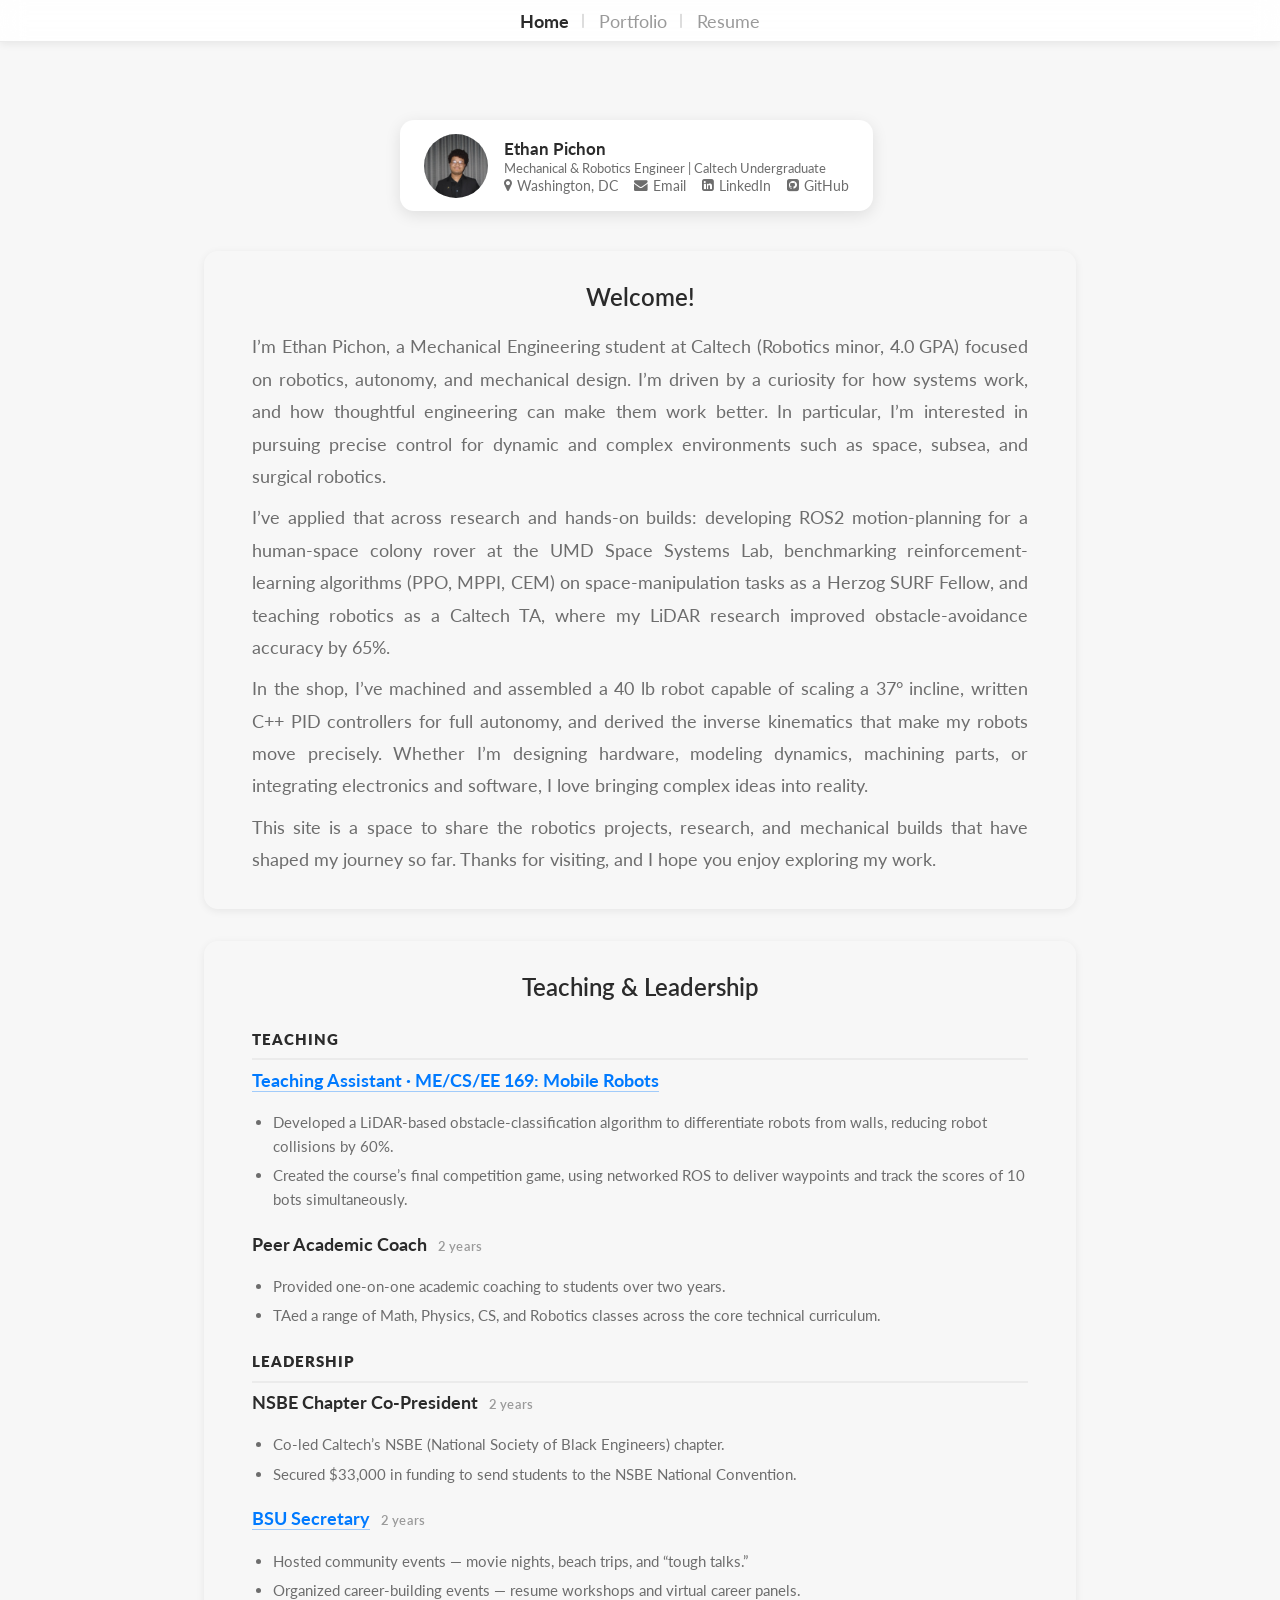
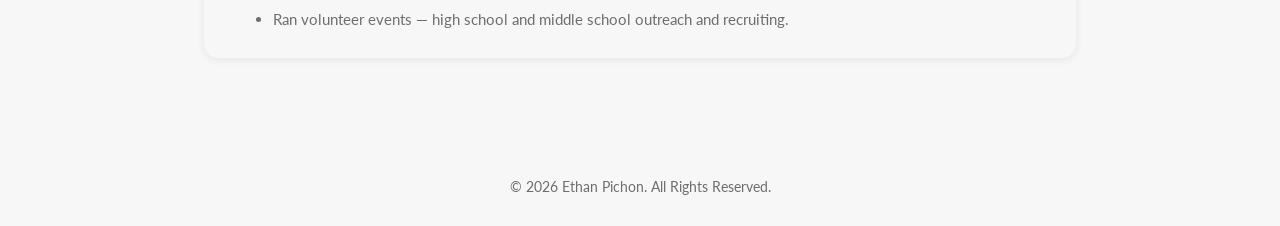
<file: index.html>
<!-- Ethan Pichon -->
<!-- Home -->

<!DOCTYPE html>
<html lang="en">
<head>
    <meta charset="UTF-8" />
    <meta name="HandheldFriendly" content="True">
    <meta name="MobileOptimized" content="320">
    <meta name="viewport" content="width=device-width, initial-scale=1.0" />
    <link href="styles.css" rel="stylesheet" />
    <link href='https://fonts.googleapis.com/css?family=Lato' rel='stylesheet'>
    <link rel="stylesheet" href="https://cdnjs.cloudflare.com/ajax/libs/font-awesome/4.7.0/css/font-awesome.min.css">
    <title>Ethan Pichon</title>
</head>

<body>
    <div id="nav-wrapper">
        <i id="nav-bars" class="fa fa-bars"></i>
        <ul id="nav">
            <li><a href="index.html" class="active">Home</a></li>
            <li><a href="portfolio.html">Portfolio</a></li>
            <li><a href="resume.html">Resume</a></li>
        </ul>
    </div>

    <main id="main">
        <div class="outer">
            <div id="profile-wrapper">
                <div id="profile">

                    <div id="profile-collapsed">
                        <img id="headshot-collapsed" src="media/headshot/headshot.jpg" alt="Ethan Pichon" />
                        <div class="profile-text-mobile">
                            <h2 id="name-mobile">Ethan Pichon</h2>
                            <h3 id="headline-mobile">Mechanical &amp; Robotics Engineer  |  Caltech Undergraduate</h3>
                            <ul id="contact-bar-mobile">
                                <li id="location"><p><i class="fa fa-map-marker"></i> Washington, DC</p></li>
                                <li id="email"><a href="mailto:epichon@caltech.edu"><i class="fa fa-envelope"></i> Email</a></li>
                                <li id="linkedin"><a target="_blank" href="https://www.linkedin.com/in/ethan-pichon-93934a243/"><i class="fa fa-linkedin-square"></i> LinkedIn</a></li>
                                <li id="github"><a target="_blank" href="https://github.com/epichon1"><i class="fa fa-github-square"></i> GitHub</a></li>
                            </ul>
                        </div>
                    </div>

                    <img id="headshot" src="media/headshot/headshot.jpg" alt="Ethan Pichon" />

                    <div id="profile-overview">
                        <h2 id="name">Ethan Pichon</h2>
                        <h3 id="headline">Mechanical &amp; Robotics Engineer  |  Caltech Undergraduate</h3>

                        <ul id="contact-box">
                            <li id="location">
                                <p><i class="fa fa-map-marker"></i> Washington, DC</p>
                            </li>
                            <li id="email">
                                <a href="mailto:epichon@caltech.edu">
                                    <i class="fa fa-envelope"></i> Email
                                </a>
                            </li>
                            <li id="linkedin">
                                <a target="_blank" href="https://www.linkedin.com/in/ethan-pichon-93934a243/">
                                    <i class="fa fa-linkedin-square"></i> LinkedIn
                                </a>
                            </li>
                            <li id="github">
                                <a target="_blank" href="https://github.com/epichon1">
                                    <i class="fa fa-github-square"></i> GitHub
                                </a>
                            </li>
                        </ul>
                    </div>
                </div>
            </div>

            <div class="content">
                <div class="text-box">
                    <h1>Welcome!</h1>
                    <p>I&rsquo;m Ethan Pichon, a Mechanical Engineering student at Caltech (Robotics minor, 4.0 GPA) focused on robotics, autonomy, and mechanical design. I&rsquo;m driven by a curiosity for how systems work, and how thoughtful engineering can make them work better. In particular, I&rsquo;m interested in pursuing precise control for dynamic and complex environments such as space, subsea, and surgical robotics.</p>
                    <p>I&rsquo;ve applied that across research and hands-on builds: developing ROS2 motion-planning for a human-space colony rover at the UMD Space Systems Lab, benchmarking reinforcement-learning algorithms (PPO, MPPI, CEM) on space-manipulation tasks as a Herzog SURF Fellow, and teaching robotics as a Caltech TA, where my LiDAR research improved obstacle-avoidance accuracy by 65%.</p>
                    <p>In the shop, I&rsquo;ve machined and assembled a 40&nbsp;lb robot capable of scaling a 37&deg; incline, written C++ PID controllers for full autonomy, and derived the inverse kinematics that make my robots move precisely. Whether I&rsquo;m designing hardware, modeling dynamics, machining parts, or integrating electronics and software, I love bringing complex ideas into reality.</p>
                    <p>This site is a space to share the robotics projects, research, and mechanical builds that have shaped my journey so far. Thanks for visiting, and I hope you enjoy exploring my work.</p>
                </div>

                <div class="text-box">
                    <h1>Teaching &amp; Leadership</h1>

                    <h2 class="tl-subhead">Teaching</h2>

                    <div class="tl-entry">
                        <p class="tl-role"><a href="https://www.cms.caltech.edu/academics/courses/mecsee-169" target="_blank" rel="noopener">Teaching Assistant &middot; ME/CS/EE&nbsp;169: Mobile Robots</a></p>
                        <ul class="tl-list">
                            <li>Developed a LiDAR-based obstacle-classification algorithm to differentiate robots from walls, reducing robot collisions by 60%.</li>
                            <li>Created the course&rsquo;s final competition game, using networked ROS to deliver waypoints and track the scores of 10 bots simultaneously.</li>
                        </ul>
                    </div>

                    <div class="tl-entry">
                        <p class="tl-role">Peer Academic Coach <span class="tl-dur">2 years</span></p>
                        <ul class="tl-list">
                            <li>Provided one-on-one academic coaching to students over two years.</li>
                            <li>TAed a range of Math, Physics, CS, and Robotics classes across the core technical curriculum.</li>
                        </ul>
                    </div>

                    <h2 class="tl-subhead">Leadership</h2>

                    <div class="tl-entry">
                        <p class="tl-role">NSBE Chapter Co-President <span class="tl-dur">2 years</span></p>
                        <ul class="tl-list">
                            <li>Co-led Caltech&rsquo;s NSBE (National Society of Black Engineers) chapter.</li>
                            <li>Secured $33,000 in funding to send students to the NSBE National Convention.</li>
                        </ul>
                    </div>

                    <div class="tl-entry">
                        <p class="tl-role"><a href="https://ccid.caltech.edu/buildcommunity/student-clubs/black-student-union-bsu" target="_blank" rel="noopener">BSU Secretary</a> <span class="tl-dur">2 years</span></p>
                        <ul class="tl-list">
                            <li>Hosted community events &mdash; movie nights, beach trips, and &ldquo;tough talks.&rdquo;</li>
                            <li>Organized career-building events &mdash; resume workshops and virtual career panels.</li>
                            <li>Ran volunteer events &mdash; high school and middle school outreach and recruiting.</li>
                        </ul>
                    </div>
                </div>
            </div>
        </div>
    </main>

    <footer>
        <h4>&copy; <span id="year"></span> Ethan Pichon. All Rights Reserved.</h4>
    </footer>

    <script src="main.js"></script>
</body>
</html>
</file>
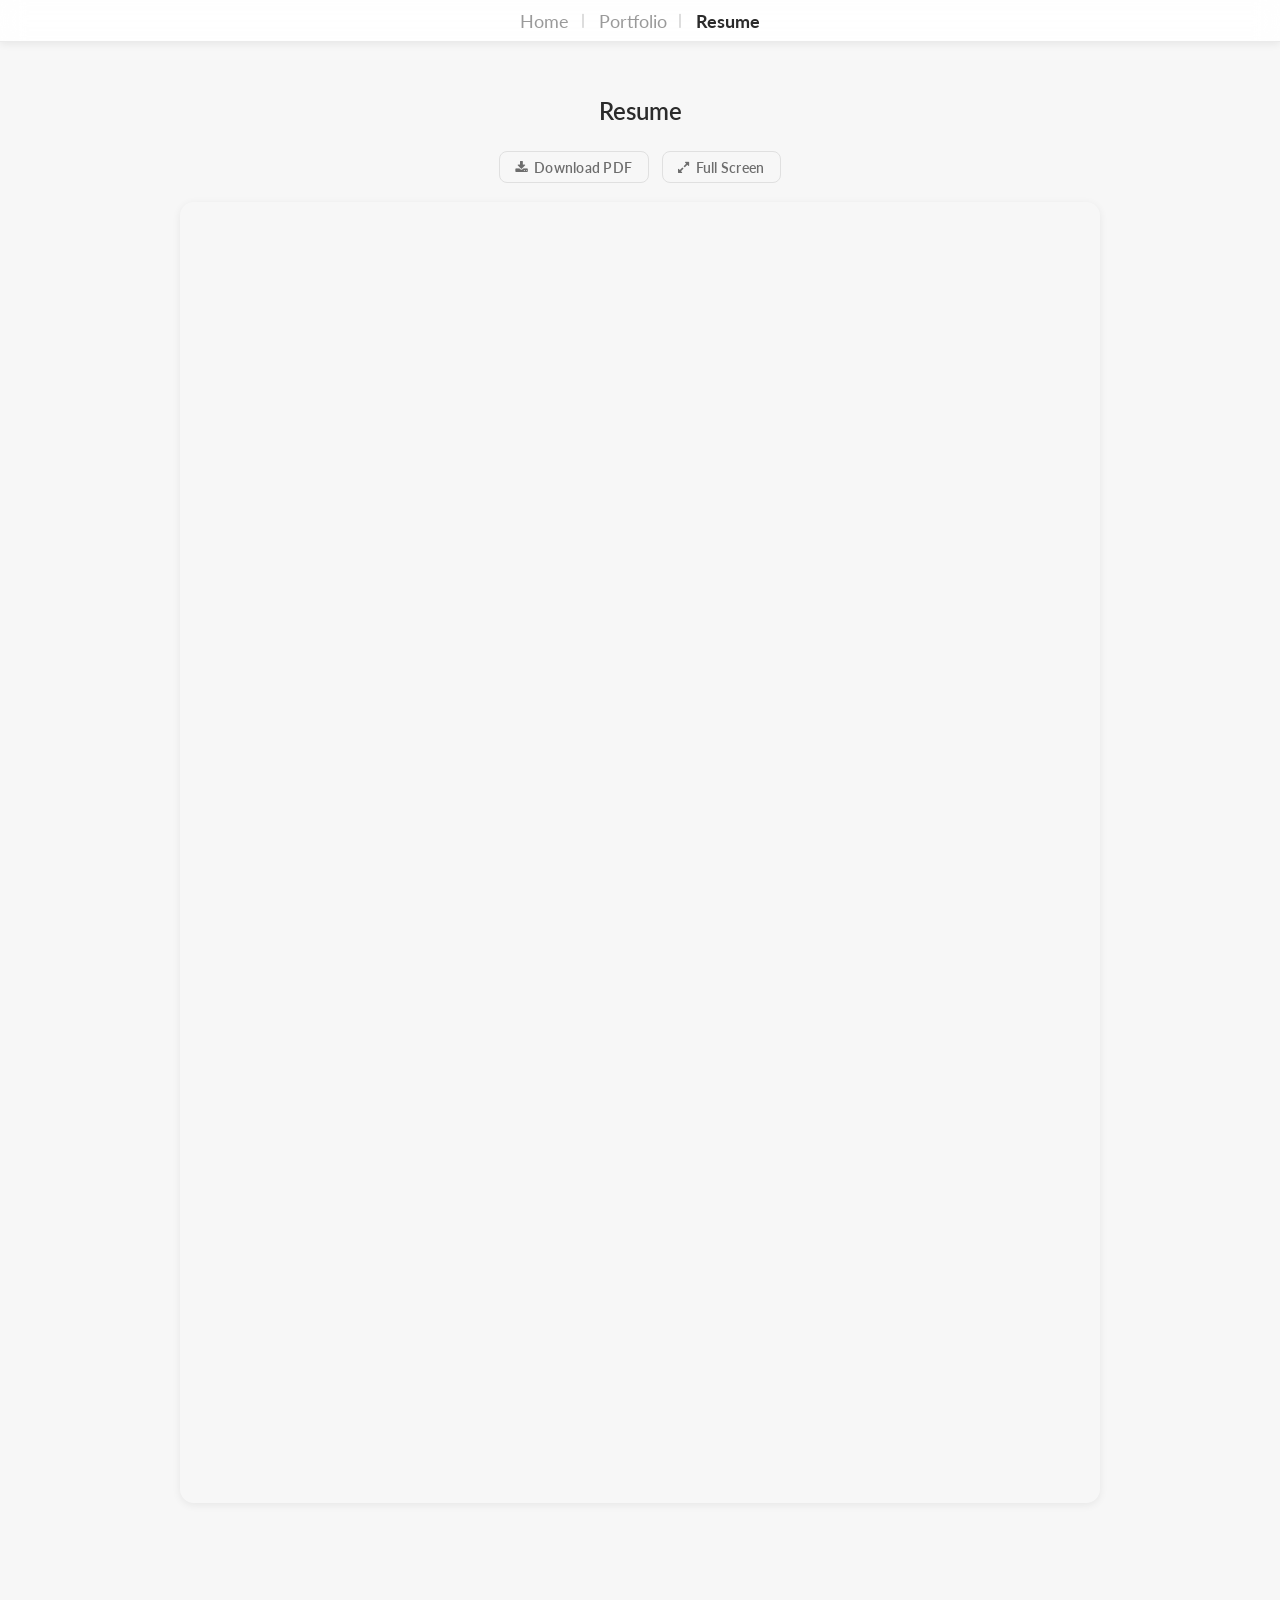
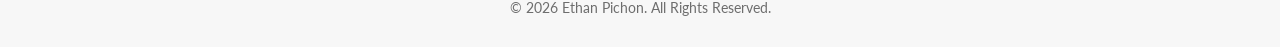
<file: resume.html>
<!-- Ethan Pichon -->
<!-- Resume -->

<!DOCTYPE html>
<html lang="en">
<head>
    <meta charset="UTF-8" />
    <meta name="HandheldFriendly" content="True">
    <meta name="MobileOptimized" content="320">
    <meta name="viewport" content="width=device-width, initial-scale=1.0" />
    <link href="styles.css" rel="stylesheet" />
    <link href='https://fonts.googleapis.com/css?family=Lato' rel='stylesheet'>
    <link rel="stylesheet" href="https://cdnjs.cloudflare.com/ajax/libs/font-awesome/4.7.0/css/font-awesome.min.css">
    <title>Ethan Pichon — Resume</title>
</head>

<body>
    <div id="nav-wrapper">
        <i id="nav-bars" class="fa fa-bars"></i>
        <ul id="nav">
            <li><a href="index.html">Home</a></li>
            <li><a href="portfolio.html">Portfolio</a></li>
            <li><a href="resume.html" class="active">Resume</a></li>
        </ul>
    </div>

    <main id="main">
        <div class="content" style="margin: 0 auto;">
            <h1 style="text-align:center; margin-bottom:0.6em;">Resume</h1>
            <div class="resume-actions">
                <a class="report-btn" href="Ethan_Pichon_CV.pdf" download><i class="fa fa-download"></i> Download PDF</a>
                <button class="report-btn" id="fullscreen-btn" type="button"><i class="fa fa-expand"></i> Full Screen</button>
            </div>
            <div class="pdf-container" id="resume-container">
                <button class="resume-fs-overlay" onclick="document.getElementById('fullscreen-btn').click()"><i class="fa fa-expand"></i></button>
                <iframe src="Ethan_Pichon_CV.pdf#toolbar=0&navpanes=0" title="Ethan Pichon Resume" style="width:100%; height:100%; border:none; border-radius: var(--radius-lg);"></iframe>
            </div>
        </div>
    </main>

    <footer>
        <h4>&copy; <span id="year"></span> Ethan Pichon. All Rights Reserved.</h4>
    </footer>

    <script src="main.js"></script>
</body>
</html>
</file>
<file: styles.css>
/* -- Camilo Garrido Fernandez -- */
/* CSS */

:root {
    /* ── Color palette ── */
    --bg:             #f7f7f7;
    --surface:        #ffffff;
    --surface-subtle: #fafafa;

    --text-primary:   #2b2b2b;
    --text-secondary: #6d6d6d;
    --text-muted:     #9a9a9a;

    --border-strong:  #e0e0e0;
    --border-subtle:  #ebebeb;
    --border-rule:    #ddd;

    /* Legacy aliases */
    --dark-grey: var(--text-primary);
    --steel:     var(--text-secondary);

    /* ── Border radius scale ── */
    --radius-lg: 14px;   /* cards, panels */
    --radius-md:  8px;   /* images, buttons */
    --radius-sm:  6px;   /* small tags */

    /* Legacy aliases */
    --card-radius: var(--radius-lg);

    /* ── Shadow scale ── */
    --shadow-sm:    0 2px  8px rgba(0,0,0,0.07);
    --shadow-md:    0 4px 16px rgba(0,0,0,0.10);
    --shadow-hover: 0 8px 24px rgba(0,0,0,0.18);

    /* Legacy alias */
    --card-shadow: var(--shadow-md);

    /* ── Misc ── */
    --border: 0.1em solid var(--border-strong);
    --img-height: 180px;
}

html {
    min-height: 100%;
    margin: 0;
    padding: 0;
}

body {
    /* min-height: 100vh; */
    margin: 0;
    padding: 0;
    font-family: Lato, Arial;
    display: flex;
    flex-direction: column;
    background-color: var(--bg);
    overflow-x: hidden;
}

/* ─────────────────────────── COLLAPSED PROFILE CARD (index mobile) ────── */

/* Shown in mobile via @media; hidden on desktop below */
#profile-collapsed-landscape {
    display: none;
}

main {
    flex: 1;
    padding-top: 96px;
    overflow: hidden;
}

ul {
    list-style-type: none;
    padding: 0;
    margin: 0;
}

/* ─────────────────────────── NAVBAR (thin persistent bar) ─────────────────────────── */

#nav-wrapper {
    position: fixed;
    top: 0;
    left: 0;
    right: 0;
    margin: 0 auto;
    padding: 0.15em 0;
    width: 100%;
    z-index: 20;
    display: flex;
    align-items: center;
    background-color: rgba(255, 255, 255, 0.88);
    backdrop-filter: blur(12px);
    -webkit-backdrop-filter: blur(12px);
    box-shadow: var(--shadow-sm);
    border-bottom: 1px solid var(--border-subtle);
}

/* Hamburger removed — bar always shows the full menu */
#nav-bars {
    display: none;
}

#nav {
    height: fit-content;
    margin: 0 auto;
    flex-grow: 1;
    padding: 0.55em 0;
    display: flex;
    flex-direction: row;
    justify-content: center;
    align-items: center;
}

#nav li {
    padding: 0 1.6em;
    font-size: 17px;
    position: relative;
}

#nav li::after {
    content: "";
    display: block;
    position: absolute;
    height: 0.8em;
    width: 2px;
    background-color: var(--border-rule);
    right: 0;
    top: 50%;
    transform: translateY(-50%);
}

#nav li:last-child::after {
    display: none;
}

#nav li a {
    padding: 0.05em;
    color: var(--text-muted);
    text-decoration: none;
    display: block;
    font-weight: 400;
    transition: color 0.2s ease-in-out;
}

#nav li a i {
    margin-right: 0.35em;
}

#nav li:hover a {
    color: var(--text-primary);
}

/* Selected page — bolded and darkened */
#nav li a.active {
    color: var(--text-primary);
    font-weight: 700;
}

/* ─────────────────────────── PROFILE HEADER ─────────────────────────── */

.header-container {
    display: flex;
    justify-content: center;
    margin: 1em auto;
}

#profile-landscape {
    display: flex;
    flex-direction: row;
    align-items: center;
    padding: 1em 3em;
    gap: 2.5em;
    max-width: 1000px;
    width: fit-content;
    background-color: var(--surface);
    border-radius: var(--radius-lg);
    box-shadow: var(--shadow-md);
}

.headshot-wrapper {
    flex-shrink: 0;
}

#headshot-landscape {
    height: 100px;
    border-radius: 50%;
    object-fit: cover;
    box-shadow: var(--shadow-sm);
}

#profile-info-landscape {
    display: block;
    flex-direction: column;
    justify-content: center;
}

#name-landscape {
    font-size: 2em;
    padding: 0;
    color: var(--text-primary);
}

#headline-landscape {
    font-size: 1.2em;
    font-weight: 400;
    padding-bottom: 0.5em;
    color: var(--text-secondary);
}

#contact-bar-landscape {
    list-style: none;
    padding: 0;
    margin: 0;
    display: flex;
    flex-wrap: wrap;
    gap: 20px;
}

#contact-bar-landscape li,
#contact-bar-landscape a {
    font-size: 0.95rem;
    color: var(--text-secondary);
    text-decoration: none;
    display: flex;
    align-items: center;
    gap: 8px;
    transition: color 0.2s;
}

@media (max-width: 768px) {
    #profile-landscape {
        flex-direction: column;
        text-align: center;
        gap: 0.3em;
    }
    #contact-bar-landscape {
        justify-content: center;
    }
}

/* ─────────────────────────── PORTFOLIO FEED ─────────────────────────── */

.portfolio-feed {
    display: flex;
    flex-direction: column;
    align-items: center;
    gap: 2.5em;
    width: 100%;
    max-width: 96em;
    margin: 2.5em auto 0 auto;
    padding: 0 3em;
    box-sizing: border-box;
    overflow: clip;
}

/* ─────────────────────────────── MAIN ─────────────────────────────── */

main {
    flex: 1;
    padding-top: 96px;
    padding-bottom: 4em;
}

/* ─────────────────────────── FEED SECTION HEADERS ─────────────────────────── */

.feed-header {
    width: 100%;
    margin: 0.5em 0 -0.6em 0;
}

.feed-header:first-child {
    margin-top: 0;
}

.feed-title {
    font-size: 30px;
    font-weight: 800;
    color: var(--text-primary);
    margin: 0;
    padding: 0 0 0.35em 0;
    letter-spacing: 0.01em;
    border-bottom: 3px solid var(--text-primary);
    display: inline-block;
}

.feed-subtitle {
    font-size: 15px;
    color: var(--text-secondary);
    margin: 0.7em 0 0 0;
    padding: 0;
    line-height: 1.6;
    max-width: 52em;
}

@media (max-width: 80em) {
    .feed-title { font-size: 24px; }
}

/* ─────────────────────────── PROJECT CARD ─────────────────────────── */

.project-card {
    width: 100%;
    background: var(--surface);
    border-radius: var(--radius-lg);
    box-shadow: var(--shadow-md);
    padding: 2em 2.2em 1.6em 2.2em;
    box-sizing: border-box;
    display: flex;
    flex-direction: column;
    gap: 1.2em;
}

.project-title {
    font-size: 22px;
    font-weight: 800;
    color: var(--text-primary);
    margin: 0 0 0.1em 0;
    padding: 0 0 0.55em 0;
    border-bottom: 2px solid var(--border-subtle);
    display: flex;
    justify-content: space-between;
    align-items: baseline;
    flex-wrap: wrap;
    gap: 0.4em;
}

.project-date {
    font-size: 13px;
    font-weight: 600;
    color: var(--text-muted);
    letter-spacing: 0.02em;
}

/* Resume page — download button row */
.resume-actions {
    display: flex;
    justify-content: center;
    gap: 0.8em;
    margin-bottom: 1.2em;
    flex-wrap: wrap;
}

/* ─────────────────────────── SECTIONS ROW ─────────────────────────── */

.project-sections-row {
    display: flex;
    justify-content: space-between;
    align-items: stretch;
    gap: 0;
    overflow-x: auto;
    padding: 0.4em;
}

.project-section {
    display: flex;
    flex-direction: column;
    align-items: flex-start;
    flex: 1;
    width: min-content;
}

.project-section:not(:has(.section-media)) {
    min-width: 16em;
    flex: 1;
    flex-shrink: 1;
}

/* ─────────────────────────── SECTION MEDIA ─────────────────────────── */

.section-media {
    display: flex;
    flex-direction: row;
    align-items: flex-start;
    gap: 2em;
    margin: 0 auto 0.75em auto;
    flex-wrap: nowrap;
}

.project-img, .project-vid {
    height: var(--img-height);
    width: auto;
    object-fit: cover;
    border-radius: var(--radius-md);
    display: block;
    flex-shrink: 0;
}

.project-img-link {
    display: inline-block;
    flex-shrink: 0;
    border-radius: var(--radius-md);
    text-decoration: none;
}

.clickable-media {
    transition: box-shadow 0.25s ease, transform 0.25s ease;
}

.project-img-link:hover .clickable-media {
    box-shadow: var(--shadow-hover);
    transform: translateY(-2px);
}

.media-card {
    position: relative;
    border-radius: var(--radius-md);
    overflow: hidden;
    background: var(--surface);
    transition: transform 0.25s ease, box-shadow 0.25s ease;
    cursor: pointer;
    border: 1px solid var(--border-strong);
    display: block;
    width: 100%;
}

.media-card:hover {
    transform: translateY(-3px);
    box-shadow: var(--shadow-hover);
}

.media-cta {
    position: absolute;
    bottom: 0;
    left: 0;
    right: 0;
    background: rgba(255, 255, 255, 0.95);
    padding: 10px;
    display: flex;
    justify-content: center;
    align-items: center;
    gap: 8px;
    font-weight: 700;
    color: #007aff;
    font-size: 14px;
    text-transform: uppercase;
    border-top: 1px solid var(--border-subtle);
    transform: translateY(100%);
    transition: transform 0.2s ease-in-out;
    pointer-events: none;
}

.media-card:hover .media-cta {
    transform: translateY(0);
}

.media-card .project-img,
.media-card .carousel-container {
    display: block;
    width: 100%;
    margin-bottom: 0;
}

/* ─────────────────────────── CAROUSEL ─────────────────────────── */

.carousel-container {
    position: relative;
    display: inline-block;
    vertical-align: top;
    overflow: hidden;
    width: auto;
}

.carousel-viewport {
    position: absolute;
    top: 0;
    left: 0;
    right: 0;
    bottom: 0;
    display: flex;
    flex-direction: row;
    overflow: hidden;
    scroll-snap-type: none;
    scrollbar-width: none;
    -ms-overflow-style: none;
    gap: 1em;
}

.carousel-viewport::-webkit-scrollbar {
    display: none;
}

.carousel-item {
    flex: 0 0 100%;
    height: var(--img-height);
    object-fit: contain;
    scroll-snap-align: start;
    background: var(--surface);
    pointer-events: auto;
}

.carousel-sizer {
    visibility: hidden;
    pointer-events: none;
    height: var(--img-height);
    width: auto;
    display: block;
}

.carousel-control {
    position: absolute;
    top: 50%;
    transform: translateY(-50%);
    background: var(--text-secondary);
    color: white;
    border: none;
    padding: 8px 4px;
    cursor: pointer;
    font-size: 14px;
    transition: background 0.2s ease;
    z-index: 2;
}

.carousel-control:hover {
    background: rgba(0, 0, 0, 0.80);
}

.prev { left: 0; }
.next { right: 0; }

.carousel-control.prev,
.carousel-control.next {
    opacity: 0;
    pointer-events: none;
    transition: opacity 0.25s ease-in-out, background-color 0.2s ease;
}

.carousel-container:hover .carousel-control.prev,
.carousel-container:hover .carousel-control.next {
    opacity: 1;
    pointer-events: auto;
}

.carousel-viewport.clickable-media {
    transition: box-shadow 0.25s ease, transform 0.25s ease;
    border-radius: var(--radius-md);
    pointer-events: auto;
}

.carousel-viewport.clickable-media:hover {
    box-shadow: var(--shadow-hover);
    transform: translateY(-2px);
    z-index: 1;
}

.carousel-dots {
    display: flex;
    position: absolute;
    bottom: 6px;
    left: 0;
    right: 0;
    text-align: center;
    height: 16px;
    width: fit-content;
    margin: auto;
    padding: 0;
    border-radius: 8px;
    z-index: 3;
    opacity: 0;
    pointer-events: none;
    transition: opacity 0.25s ease;
    background: rgba(255, 255, 255, 0.75);
}

.carousel-container:hover .carousel-dots {
    opacity: 1;
}

.dot {
    height: 8px;
    width: 8px;
    margin: auto 4px;
    background-color: #bbb;
    border-radius: 50%;
    display: inline-block;
    transition: background-color 0.15s ease;
    box-shadow: 0 1px 2px rgba(0,0,0,0.15);
}

.dot.active {
    background-color: #555;
}

/* ─────────────────────────── SECTION LABELS & TEXT ─────────────────────────── */

.section-label {
    font-size: 13px;
    font-weight: 800;
    color: var(--text-primary);
    margin: 0 0 0.35em 0;
    padding: 0;
    text-transform: uppercase;
    letter-spacing: 0.07em;
}

.section-body {
    font-size: 15px;
    color: var(--text-secondary);
    margin: 0;
    padding: 0;
    line-height: 1.65;
    width: 100%;
    min-width: 18em;
    max-width: 52em;
}

/* ─────────────────────────── VERTICAL DIVIDER ─────────────────────────── */

.section-divider {
    flex-shrink: 0;
    width: 1px;
    background-color: var(--border-subtle);
    align-self: stretch;
    margin: 0 1.4em;
}

/* ─────────────────────────── ME50 OVERVIEW ─────────────────────────── */

.me50-overview {
    font-size: 15px;
    color: var(--text-secondary);
    margin: -0.4em 0 0 0;
    padding: 0;
    line-height: 1.65;
}

/* ─────────────────────────── REPORT BUTTON ─────────────────────────── */

.project-footer {
    display: flex;
    flex-direction: row;
    align-items: center;
    padding-top: 0.6em;
    border-top: 1px solid var(--border-subtle);
}

.report-btn {
    display: inline-flex;
    align-items: center;
    gap: 0.45em;
    padding: 0.45em 1.1em;
    background: transparent;
    border: 1.5px solid var(--border-strong);
    border-radius: var(--radius-md);
    color: var(--text-secondary);
    font-family: Lato, Arial;
    font-size: 14px;
    font-weight: 600;
    text-decoration: none;
    cursor: pointer;
    transition: background 0.2s ease, border-color 0.2s ease,
                color 0.2s ease, box-shadow 0.2s ease;
    letter-spacing: 0.02em;
}

.report-btn i {
    font-size: 13px;
}

.report-btn:hover {
    background: var(--text-primary);
    border-color: var(--text-primary);
    color: var(--surface);
    box-shadow: var(--shadow-sm);
}

/* ─────────────────────────── HOME & RESUME PAGES ─────────────────────────── */

.outer {
    display: flex;
    margin: 2.5em auto;
    gap: 5em;
    width: 100%;
    max-width: 75em;
    padding: 0 3em;
    box-sizing: border-box;
}

#profile-wrapper {
    display: block;
    width: 15em;
}

#profile {
    position: sticky;
    top: 122px;
    display: flex;
    flex-direction: column;
    align-items: center;
    text-align: center;
    overflow: visible;
}

#headshot {
    width: 10em;
    margin-bottom: 1em;
    border-radius: 50%;
    image-rendering: -webkit-optimize-contrast;
    image-rendering: crisp-edges;
}

#profile-overview {
    max-width: 15em;
    display: flex;
    flex-direction: column;
    align-items: center;
}

#contact-box {
    margin-top: 1em;
    padding: 0.75em 1em;
    border-radius: var(--radius-lg);
    background: var(--surface-subtle);
    width: 13em;
    display: flex;
    flex-direction: column;
    gap: 0.3em;
    box-shadow: var(--shadow-md);
}

#contact-box li {
    display: flex;
    justify-items: flex-start;
    font-size: 16px;
    padding: 0.3em 0;
}

#location p {
    color: var(--text-muted);
}

#contact-box li i {
    width: 1.2em;
    margin-right: 0.4em;
}

#contact-box a {
    text-decoration: none;
    color: var(--text-secondary);
    transition: color 0.2s ease-in-out;
}

#contact-box a:hover,
#contact-bar-landscape a:hover {
    color: var(--text-primary);
}

#linkedin i, #github i {
    transition: color 0.2s ease-in-out;
}

#linkedin:hover i { color: #0A66C2; }
#github:hover i   { color: #000; }

#profile-collapsed  { display: none; width: 100%; }
#headshot-collapsed { display: none; }
#connect-button     { display: none; }

/* ─────────────────────────── TEXT (legacy) ─────────────────────────── */

h1, h2, h3, p { margin: 0; padding: 0; }
h1, h2 { color: var(--text-primary); }
h3, p  { color: var(--text-secondary); }

h1 { font-size: 24px; font-weight: 600; padding-bottom: 0.5em; }
h2 { font-size: 18px; font-weight: 600; }
h3 { font-size: 16px; font-weight: 400; }

h4 {
    margin: 1em;
    padding: 0.25em 0;
    color: var(--text-secondary);
    font-size: 14px;
    font-weight: 400;
    text-align: center;
}

p:not(#location p):not(.project-title):not(.section-label):not(.section-body):not(.me50-overview) {
    font-size: 18px;
    padding-bottom: 0.5em;
}

.content {
    display: flex;
    flex-direction: column;
    align-items: center;
    justify-content: center;
    width: 100%;
    max-width: 57.5em;
}

.text-box, .pdf-container {
    border-radius: var(--radius-lg);
    box-shadow: var(--shadow-md);
    opacity: 0;
    transform: translateY(10px);
    transition: box-shadow 0.6s ease-in-out, border-radius 0.6s ease-in-out,
                opacity    0.6s ease-in-out, transform   0.6s ease-in-out;
}

.text-box {
    width: 100%;
    max-width: 48.5em;
    padding: 1.5em 3em;
    line-height: 1.8;
    color: var(--text-primary);
}

.text-box.loaded, .pdf-container.loaded {
    opacity: 1;
    transform: translateY(0);
}

.text-box p { width: 100%; text-align: justify; }
.text-box h1 { position: relative; text-align: center; }

/* Links inside content boxes */
.text-box a {
    color: #007aff;
    text-decoration: none;
    font-weight: 700;
    border-bottom: 1px solid rgba(0, 122, 255, 0.35);
    transition: color 0.2s ease, border-color 0.2s ease;
}
.text-box a:hover {
    color: #0056b3;
    border-color: #0056b3;
}

/* Teaching & Leadership subheadings */
.tl-subhead {
    font-size: 15px;
    font-weight: 800;
    color: var(--text-primary);
    text-align: left;
    margin: 1.3em 0 0.5em 0;
    padding-bottom: 0.35em;
    border-bottom: 2px solid var(--border-subtle);
    text-transform: uppercase;
    letter-spacing: 0.07em;
}
.tl-subhead:first-of-type { margin-top: 0.4em; }

/* Teaching & Leadership entries */
.tl-entry { margin: 0 0 1.3em 0; }
.tl-entry:last-child { margin-bottom: 0.2em; }

.tl-role {
    font-size: 17px;
    font-weight: 700;
    color: var(--text-primary);
    text-align: left;
    margin: 0 0 0.5em 0;
    padding: 0;
    line-height: 1.35;
}

.tl-dur {
    font-size: 13px;
    font-weight: 600;
    color: var(--text-muted);
    margin-left: 0.5em;
    letter-spacing: 0.02em;
}

.tl-list {
    list-style: disc;
    margin: 0;
    padding: 0 0 0 1.3em;
}
.tl-list li {
    font-size: 15px;
    color: var(--text-secondary);
    line-height: 1.6;
    margin-bottom: 0.35em;
    text-align: left;
}
.tl-list li:last-child { margin-bottom: 0; }

/* Spacing between stacked content boxes */
.text-box + .text-box { margin-top: 2em; }

.pdf-container {
    width: 100%;
    max-width: 57.5em;
    aspect-ratio: 1 / 1.414;
}

/* ─────────────────────────── MOBILE ─────────────────────────── */

@media (max-width: 80em) {
    #nav-wrapper { margin: 0 auto; width: 100%; padding: 0; }
    #nav-bars    { font-size: clamp(16px, 1.4vw, 18px); }

    #nav li {
        font-size: clamp(16px, 1.4vw, 18px);
        padding: 0 clamp(10px, 1.4vw, 14px);
    }

    .outer {
        display: flex;
        flex-direction: column;
        align-items: center;
        justify-content: center;
        margin: 1.5em auto;
        gap: 2.5em;
        width: 100%;
        max-width: 75em;
        padding: 0 0.8em;
    }

    #profile-wrapper {
        width: 100%;
        min-width: fit-content;
        display: flex;
        justify-content: center;
    }

    #profile {
        display: flex;
        position: static;
        height: fit-content;
        width: fit-content;
        flex-direction: row;
        flex-wrap: nowrap;
        align-items: center;
        justify-content: center;
        gap: 0.5em;
        margin-left: 0;
    }

    #headshot, #name, #headline { display: none; }

    /* New landscape-style collapsed card */
    #profile-collapsed {
        display: flex;
        flex-direction: row;
        flex-wrap: wrap;
        align-items: center;
        gap: 1em;
        padding: 0.85em 1.5em;
        background-color: var(--surface);
        border-radius: var(--radius-lg);
        box-shadow: var(--shadow-md);
        width: fit-content;
        max-width: 90vw;
    }

    #headshot-collapsed {
        display: block;
        width: 4em;
        height: 4em;
        border-radius: 50%;
        flex-shrink: 0;
        object-fit: cover;
    }

    .profile-text-mobile {
        display: flex;
        flex-direction: column;
        align-items: flex-start;
        gap: 0.1em;
    }

    .profile-text-mobile * { text-align: left; }
    #name-mobile     { font-size: 17px; font-weight: 700; color: var(--text-primary); }
    #headline-mobile { font-size: 13px; font-weight: 400; color: var(--text-secondary); }

    #contact-bar-mobile {
        display: flex;
        flex-wrap: wrap;
        gap: 10px 16px;
        padding: 0;
        margin: 0;
        list-style: none;
    }

    #profile-wrapper #contact-bar-mobile li p,
    #contact-bar-mobile li a {
        font-size: 0.85rem;
        color: var(--text-secondary);
        text-decoration: none;
        display: flex;
        align-items: center;
        gap: 5px;
        transition: color 0.2s;
    }

    #contact-bar-mobile li p {
        color: var(--text-muted);
        font-size: 0.85rem;
    }

    #contact-bar-mobile a:hover { color: var(--text-primary); }

    /* Hide old connect/contact elements completely on index mobile */
    #connect-button { display: none !important; }
    #contact-box    { display: none !important; }

    .content {
        margin: 0 auto;
        width: 100%;
        min-width: 20em;
        max-width: 57.5em;
    }

    .text-box, .pdf-container { box-shadow: var(--shadow-sm); }


    .portfolio-feed { padding: 0 0.8em; gap: 1.6em; }
    .project-card   { padding: 1.4em 1.2em 1.2em 1.2em; }

    .project-sections-row {
        flex-direction: column;
        overflow-x: visible;
        gap: 1em;
    }

    .section-divider {
        width: auto;
        height: 1px;
        margin: 0;
        align-self: auto;
    }

    .project-section {
        min-width: 0;
        width: 100%;
    }

    :root { --img-height: 125px; }
}

/* ─────────────────────────── RESUME ─────────────────────────── */

#resume-container {
    position: relative;
    overflow: hidden;
}

.resume-fs-overlay {
    position: absolute;
    top: 15px;
    right: 15px;
    z-index: 10;
    
    background: rgba(255, 255, 255, 0.9);
    border: 1px solid var(--border-strong);
    color: var(--text-primary);
    padding: 10px 12px;
    border-radius: var(--radius-md);
    cursor: pointer;
    box-shadow: var(--shadow-sm);
    
    opacity: 0;
    transition: opacity 0.3s ease, background 0.2s ease;
}

#resume-container:hover .resume-fs-overlay {
    opacity: 1;
}

.resume-fs-overlay:hover {
    background: var(--surface);
    box-shadow: var(--shadow-md);
}

#resume-container:fullscreen .resume-fs-overlay {
    opacity: 0.75;
}
#resume-container:fullscreen:hover .resume-fs-overlay {
    opacity: 1;
}

#resume-container:fullscreen {
    width: 100vw;
    height: 100vh;
    background-color: white;
    display: flex;
    justify-content: center;
    align-items: center;
    padding: 0;
    margin: 0;
}

#resume-container:fullscreen iframe {
    width: 100%;
    max-width: 1000px;
    height: 100%;
    border: none;
    box-shadow: 0 0 20px rgba(0,0,0,0.5);
}

#resume-container:-webkit-full-screen {
    display: flex;
    justify-content: center;
    align-items: center;
    background-color: var(--surface);
}

/* ─────────────────────────── FOOTER ─────────────────────────── */

/* hr {
    width: 100vw;
    border-top: 1px solid var(--text-secondary);
} */

footer {
    flex-shrink: 0;
    height: 5em;
    /* background-color: var(--text-secondary); */
    display: flex;
    justify-content: center;
    align-items: center;
    margin-top: 0; 
}
</file>
